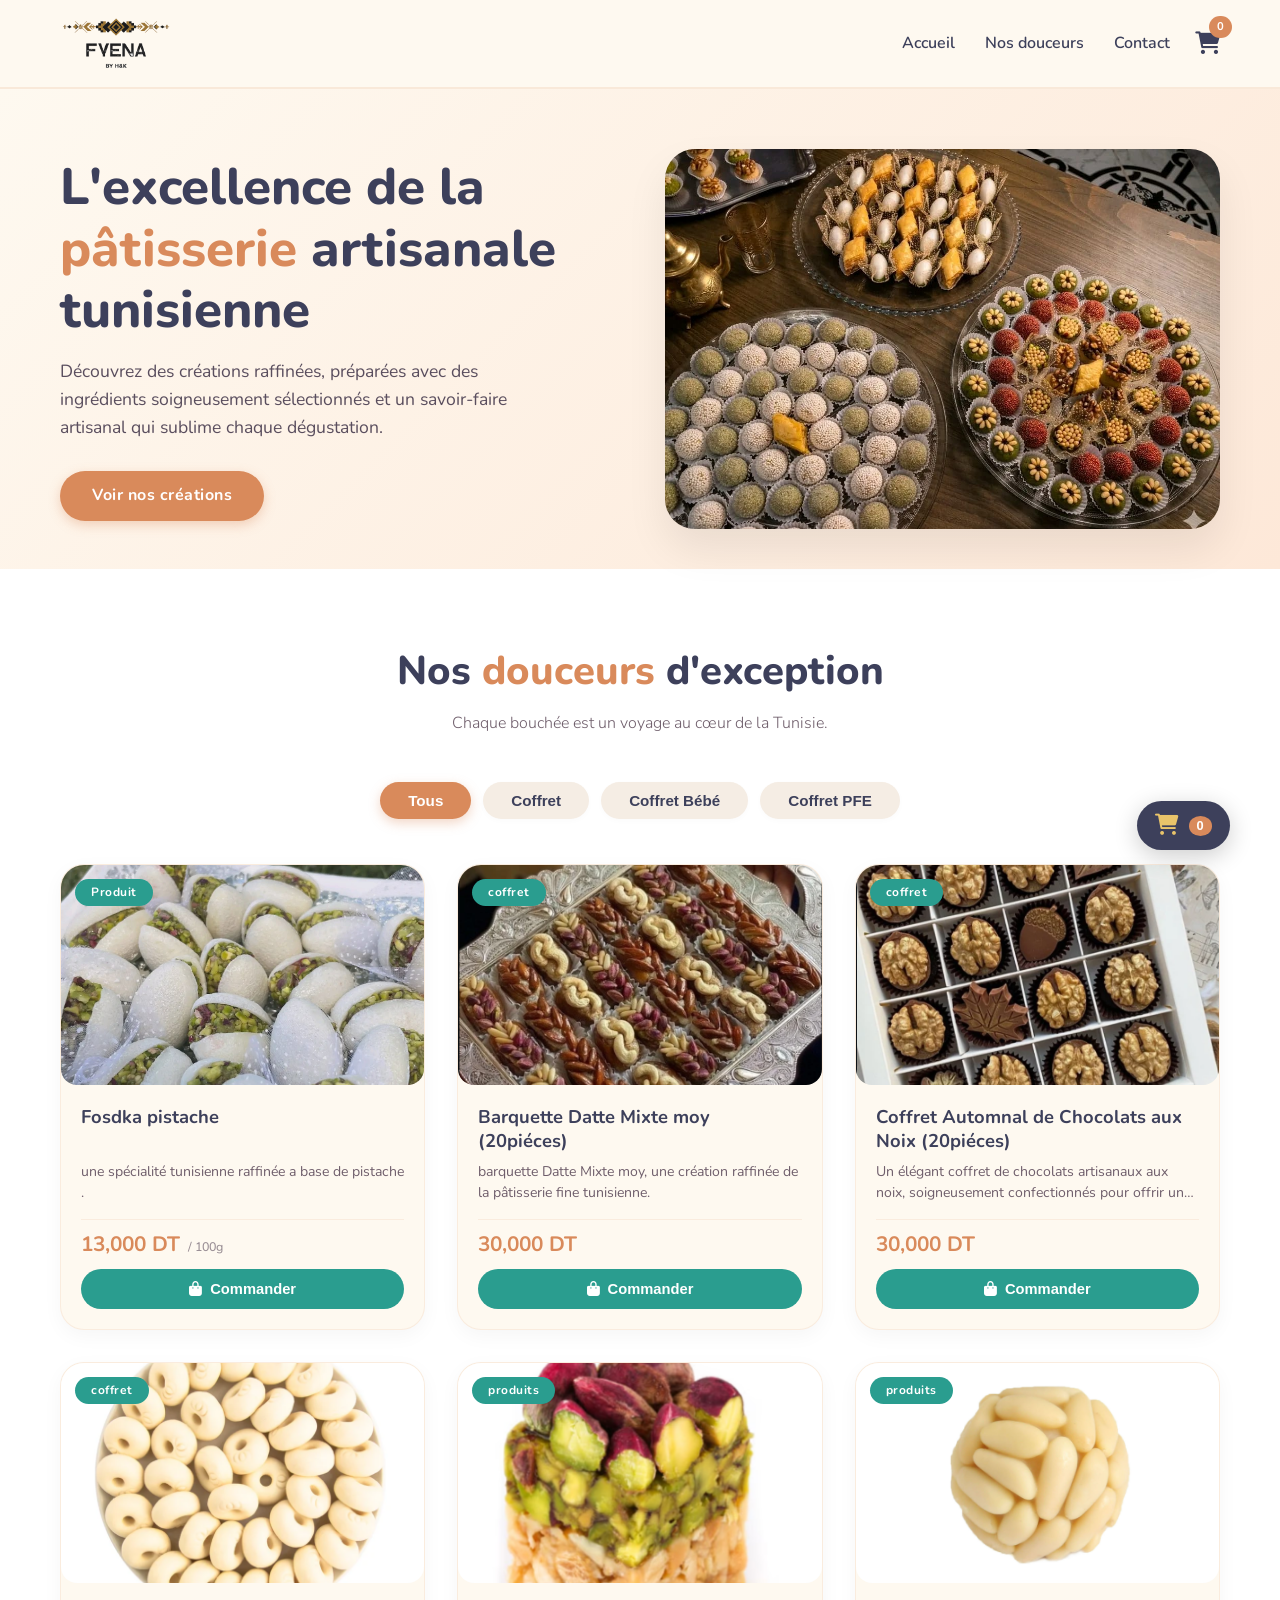
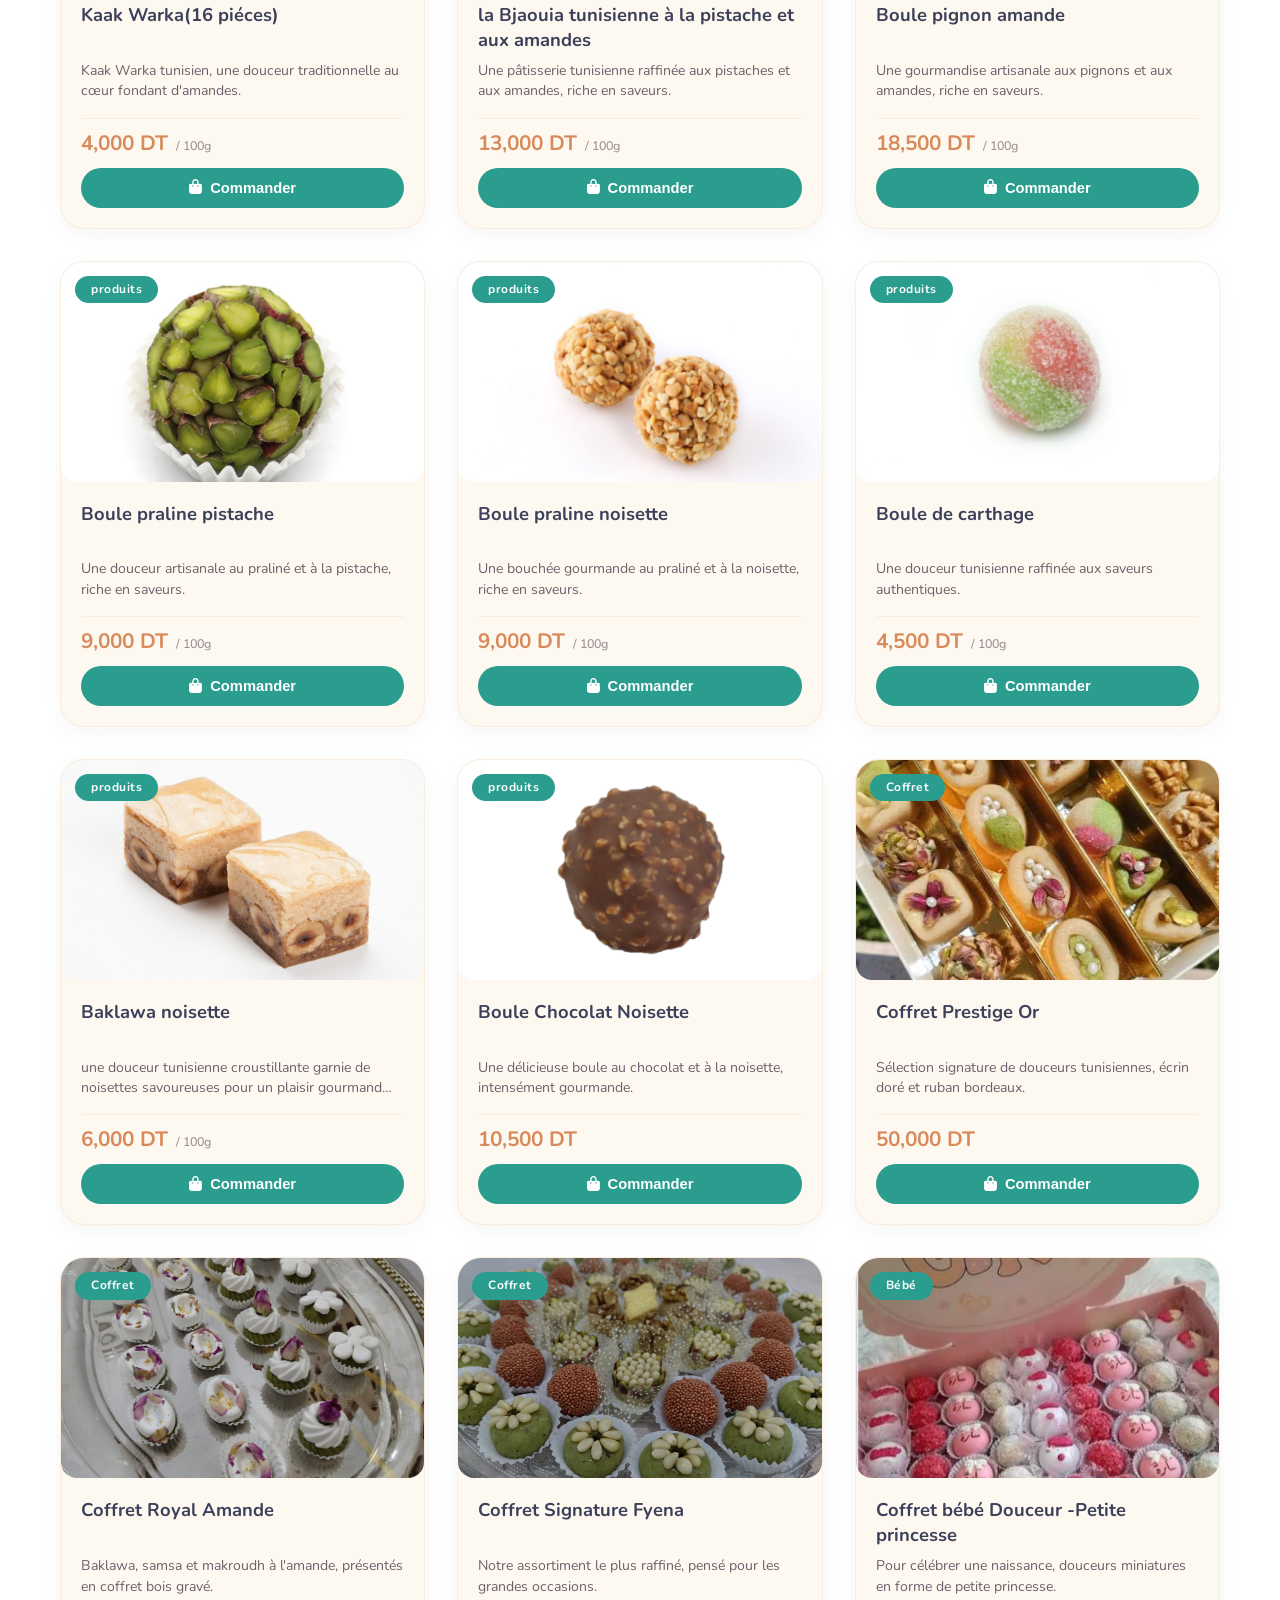
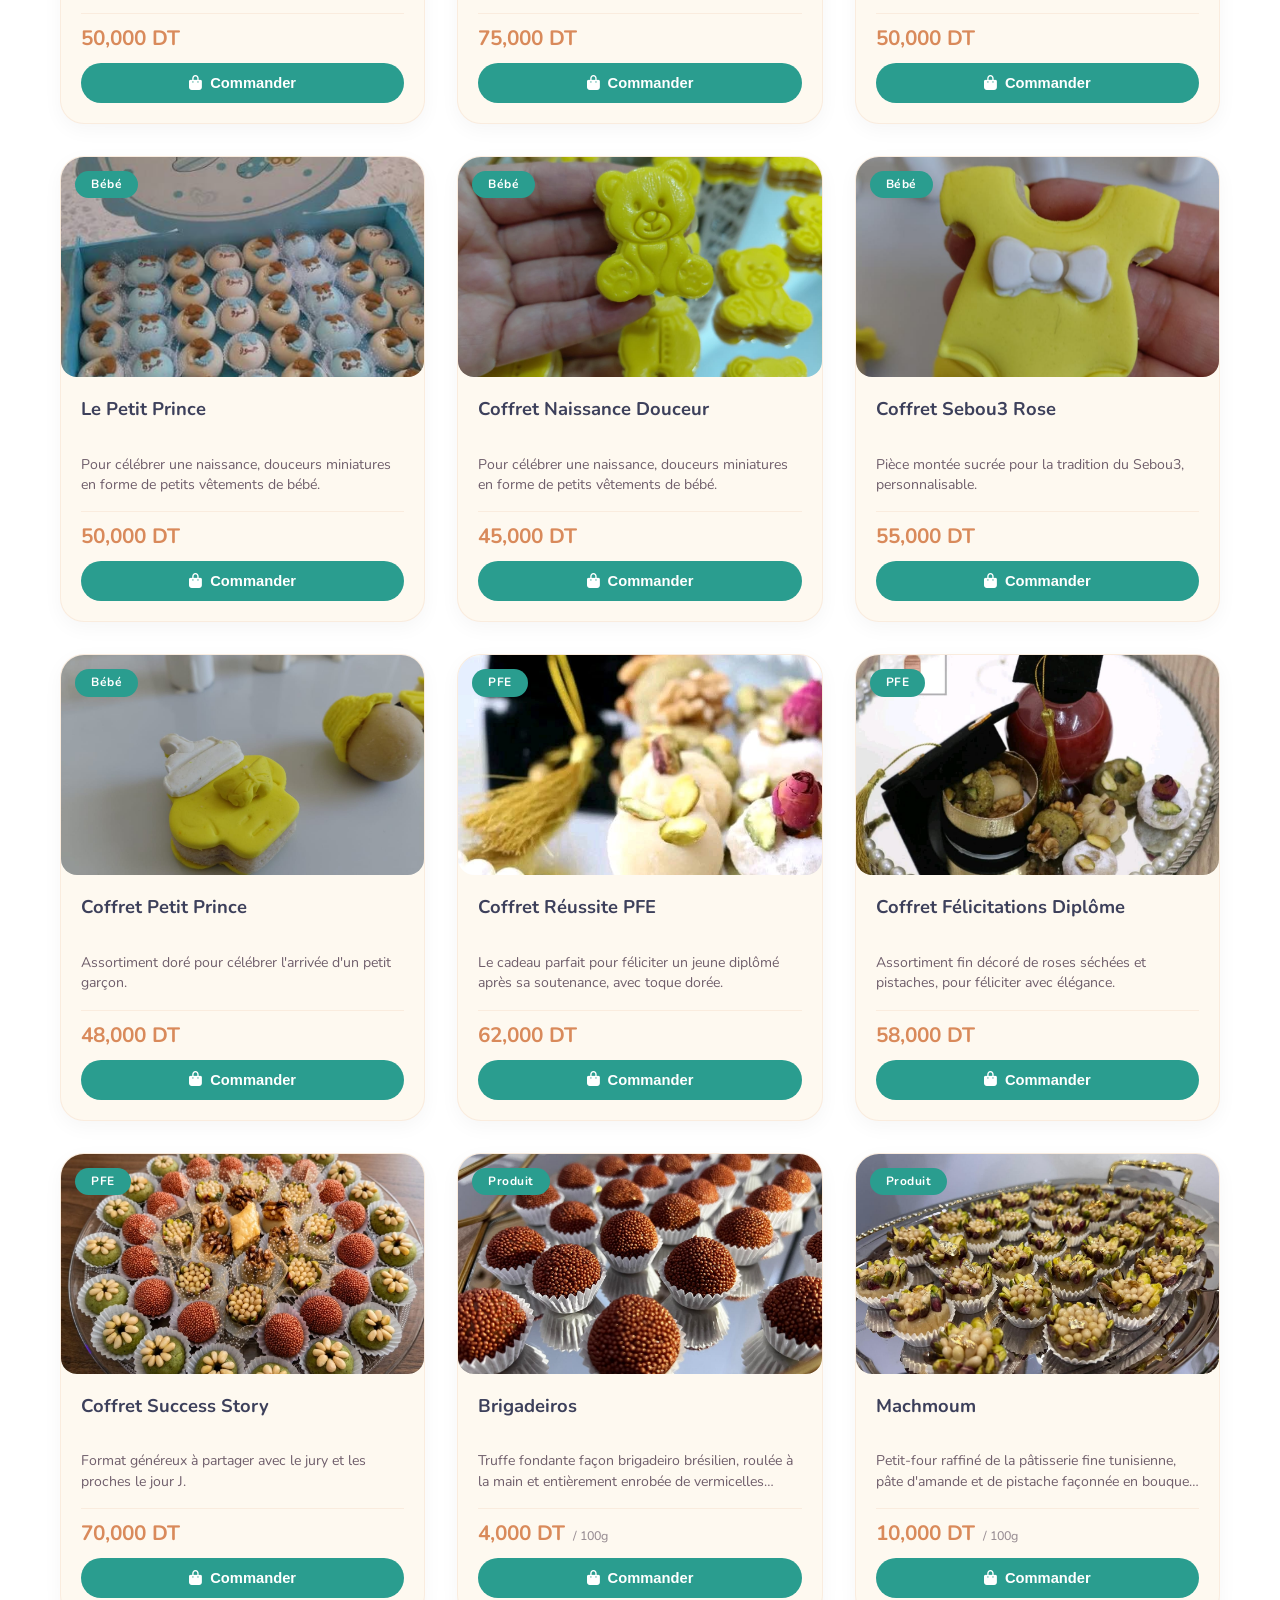
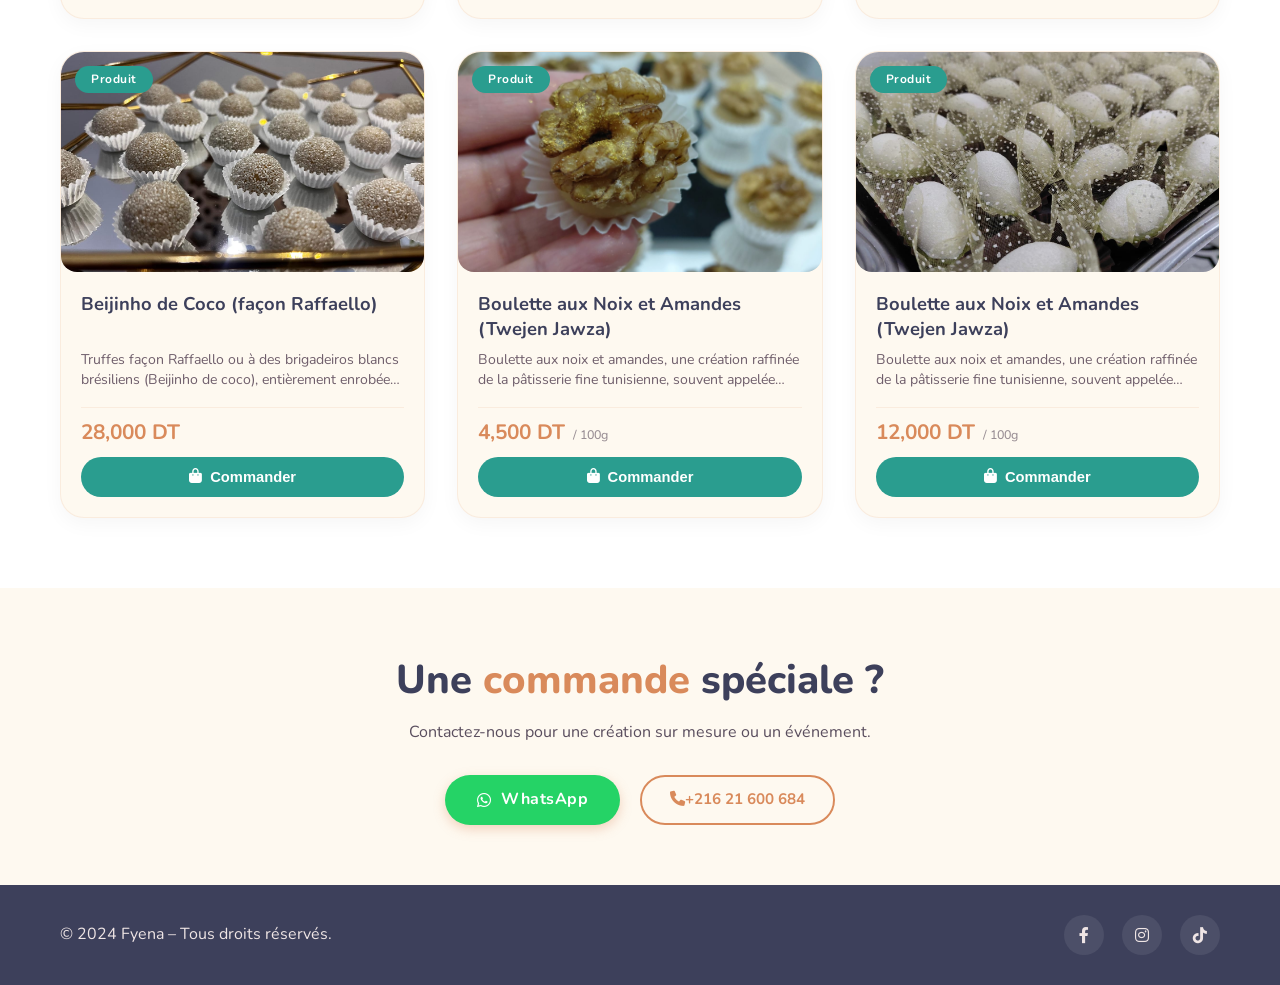
<file: index.html>
<!DOCTYPE html>
<html lang="fr">
<head>
  <meta charset="UTF-8" />
  <meta name="viewport" content="width=device-width, initial-scale=1.0" />
  <title>Fyena – Pâtisserie Tunisienne</title>

  <!-- Google Fonts -->
  <link rel="preconnect" href="https://fonts.googleapis.com" />
  <link rel="preconnect" href="https://fonts.gstatic.com" crossorigin />
  <link href="https://fonts.googleapis.com/css2?family=Nunito:wght@300;400;600;700;800&display=swap" rel="stylesheet" />
  <!-- Font Awesome -->
  <link rel="stylesheet" href="https://cdnjs.cloudflare.com/ajax/libs/font-awesome/6.0.0-beta3/css/all.min.css" />

  <!-- Feuille de style -->
  <link rel="stylesheet" href="style.css" />
</head>
<body>

  <!-- ===== HEADER ===== -->
  <header>
    <div class="container header-container">
      <div class="logo">
        <img src="Images/logo_trans.png" alt="Fyena" class="logo-img" />
      </div>
      <div class="nav-right">
        <nav>
          <ul class="nav-links">
            <li><a href="#accueil">Accueil</a></li>
            <li><a href="#produits">Nos douceurs</a></li>
            <li><a href="#contact">Contact</a></li>
          </ul>
          <div class="hamburger">
            <span></span>
            <span></span>
            <span></span>
          </div>
        </nav>
        <div class="nav-cart-icon" id="navCartIcon">
          <i class="fas fa-shopping-cart"></i>
          <span class="nav-cart-count" id="navCartCount">0</span>
        </div>
      </div>
    </div>
  </header>

  <!-- ===== HERO ===== -->
  <section id="accueil" class="hero">
    <div class="container hero-container">
      <div class="hero-text">
        <h1>L'excellence de la <span class="highlight">pâtisserie</span> artisanale tunisienne</h1>
        <p>Découvrez des créations raffinées, préparées avec des ingrédients soigneusement sélectionnés et un savoir-faire artisanal qui sublime chaque dégustation.</p>
        <a href="#produits" class="btn-primary">Voir nos créations</a>
      </div>
      <div class="hero-image">
        <img src="Images\image2.jpeg" alt="Assortiment tunisien" />
      </div>
    </div>
  </section>

  <!-- ===== PRODUITS ===== -->
  <section id="produits" class="products">
    <div class="container">
      <h2 class="section-title">Nos <span class="highlight">douceurs</span> d'exception</h2>
      <p class="section-subtitle">Chaque bouchée est un voyage au cœur de la Tunisie.</p>

      <!-- FILTRES -->
      <div class="filter-bar">
        <button class="filter-btn active" data-filter="all">Tous</button>
        <button class="filter-btn" data-filter="coffret">Coffret</button>
        <button class="filter-btn" data-filter="coffret-bebe">Coffret Bébé</button>
        <button class="filter-btn" data-filter="coffret-pfe">Coffret PFE</button>
      </div>

      <!-- Les cartes produits sont générées dynamiquement depuis products.json (script.js) -->
      <div class="product-grid" id="productGrid"></div>
    </div>
  </section>

  <!-- ===== CONTACT ===== -->
  <section id="contact" style="padding: 60px 0; background: #FEF9F0;">
    <div class="container" style="max-width: 800px; margin: 0 auto; text-align: center;">
      <h2 class="section-title">Une <span class="highlight">commande</span> spéciale ?</h2>
      <p style="margin-bottom: 30px; color: #5A4E5E;">Contactez-nous pour une création sur mesure ou un événement.</p>
      <div style="display: flex; justify-content: center; gap: 20px; flex-wrap: wrap;">
        <!-- Bouton WhatsApp (remplace l'email) -->
        <a href="https://wa.me/21621600684?text=Bonjour%2C%20je%20souhaite%20passer%20une%20commande%20sp%C3%A9ciale%20chez%20Fyena." target="_blank" class="btn-primary btn-whatsapp" style="display: inline-flex; align-items: center; gap: 10px;">
          <i class="fab fa-whatsapp"></i> WhatsApp
        </a>
        <a href="tel:+21621600684" class="btn-outline"><i class="fas fa-phone"></i>+216 21 600 684</a>
      </div>
    </div>
  </section>

  <!-- ===== FOOTER ===== -->
  <footer id="footer">
    <div class="container footer-container">
      <p>&copy; 2024 Fyena – Tous droits réservés.</p>
      <div class="social-links">
        <a href="#"><i class="fab fa-facebook-f"></i></a>
        <a href="https://www.instagram.com/fyena878/" target="_blank"><i class="fab fa-instagram"></i></a>
        <a href="#"><i class="fab fa-tiktok"></i></a>
      </div>
    </div>
  </footer>

  <!-- ===== PANIER FLOTTANT - VERSION COMPACTE ===== -->
  <button class="cart-float" id="cartFloat">
    <i class="fas fa-shopping-cart"></i>
    <span class="cart-count" id="floatCartCount">0</span>
  </button>

  <!-- ===== SIDEBAR PANIER ===== -->
  <div class="cart-overlay" id="cartOverlay">
    <div class="cart-sidebar">
      <div class="cart-header">
        <h3>🛒 Mon Panier</h3>
        <button id="closeCartBtn"><i class="fas fa-times"></i></button>
      </div>
      <div class="cart-items" id="cartItemsContainer">
        <p class="empty-msg">Votre panier est vide.</p>
      </div>
      <div class="cart-footer">
        <div class="cart-total">
          <span>Total</span>
          <span id="cartTotalPrice">0,000 DT</span>
        </div>
        <div class="cart-actions">
          <a href="#" id="whatsappOrderBtn" class="btn-primary btn-whatsapp" target="_blank">
            <i class="fab fa-whatsapp"></i> Commander sur WhatsApp
          </a>
          <a href="tel:+21621600684" class="btn-outline btn-call">
            <i class="fas fa-phone"></i>+216 21 600 684
          </a>
        </div>
      </div>
    </div>
  </div>

  <!-- ===== TOAST ===== -->
  <div class="toast" id="toast">Ajouté au panier !</div>

  <!-- Script principal -->
  <script src="script.js"></script>

</body>
</html>
</file>
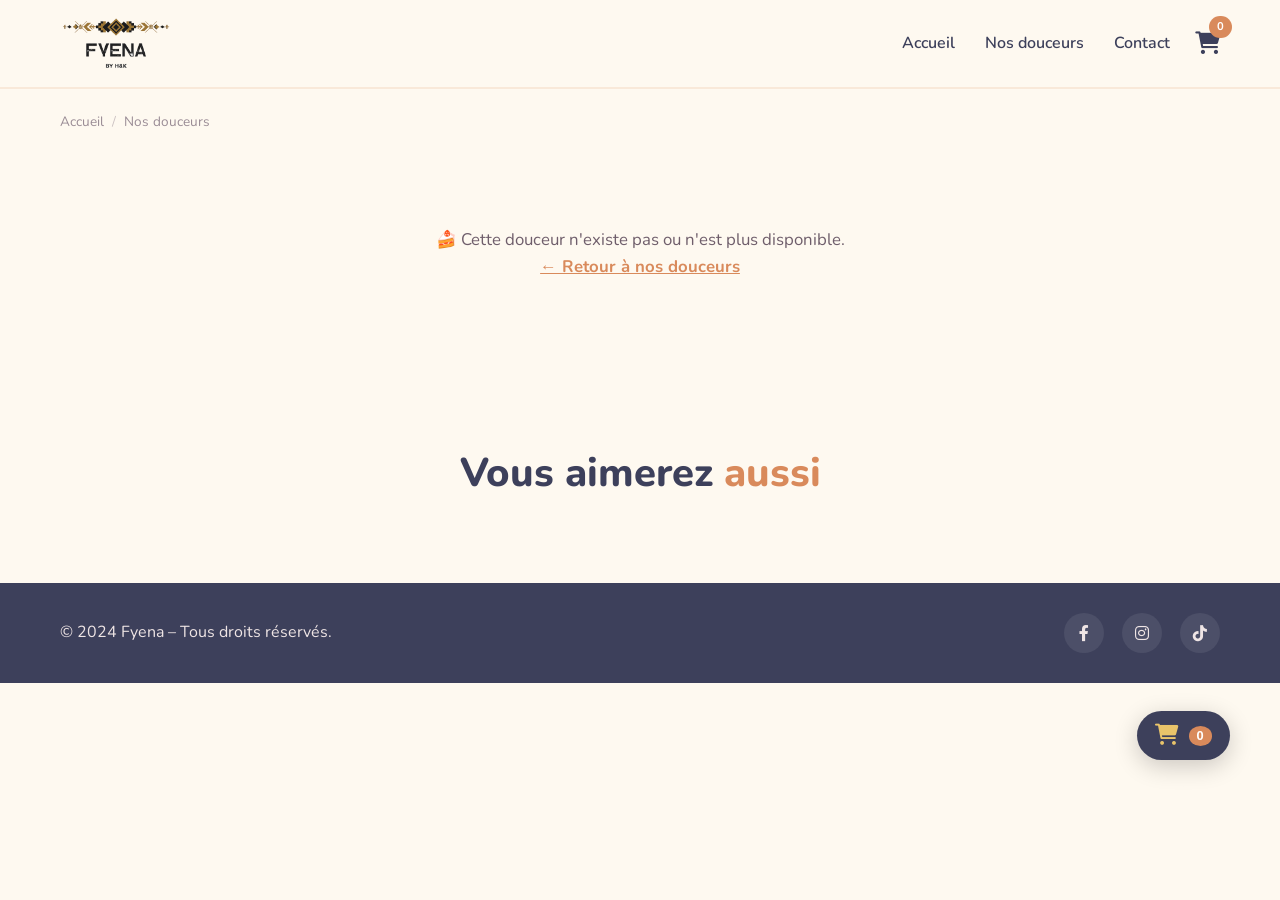
<file: product.html>
<!DOCTYPE html>
<html lang="fr">
<head>
  <meta charset="UTF-8" />
  <meta name="viewport" content="width=device-width, initial-scale=1.0" />
  <title>Fyena – Fiche produit</title>

  <!-- Google Fonts -->
  <link rel="preconnect" href="https://fonts.googleapis.com" />
  <link rel="preconnect" href="https://fonts.gstatic.com" crossorigin />
  <link href="https://fonts.googleapis.com/css2?family=Nunito:wght@300;400;600;700;800&family=Fraunces:ital,opsz,wght@0,9..144,500;0,9..144,600;1,9..144,500;1,9..144,600&display=swap" rel="stylesheet" />
  <!-- Font Awesome -->
  <link rel="stylesheet" href="https://cdnjs.cloudflare.com/ajax/libs/font-awesome/6.0.0-beta3/css/all.min.css" />

  <!-- Feuilles de style -->
  <link rel="stylesheet" href="style.css" />
  <link rel="stylesheet" href="product.css" />
</head>
<body>

  <!-- ===== HEADER ===== -->
  <header>
    <div class="container header-container">
      <div class="logo">
        <a href="index.html"><img src="Images/logo_trans.png" alt="Fyena" class="logo-img" /></a>
      </div>
      <div class="nav-right">
        <nav>
          <ul class="nav-links">
            <li><a href="index.html#accueil">Accueil</a></li>
            <li><a href="index.html#produits">Nos douceurs</a></li>
            <li><a href="index.html#contact">Contact</a></li>
          </ul>
          <div class="hamburger">
            <span></span>
            <span></span>
            <span></span>
          </div>
        </nav>
        <div class="nav-cart-icon" id="navCartIcon">
          <i class="fas fa-shopping-cart"></i>
          <span class="nav-cart-count" id="navCartCount">0</span>
        </div>
      </div>
    </div>
  </header>

  <main>
    <!-- ===== FIL D'ARIANE ===== -->
    <div class="container">
      <nav class="breadcrumb" id="breadcrumb" aria-label="Fil d'Ariane">
        <a href="index.html">Accueil</a>
        <span class="crumb-sep">/</span>
        <a href="index.html#produits">Nos douceurs</a>
      </nav>
    </div>

    <!-- ===== FICHE PRODUIT (généré par product.js) ===== -->
    <section class="product-detail" id="productDetail">
      <div class="detail-loading"><i class="fas fa-spinner fa-spin"></i> Chargement de la douceur…</div>
    </section>

    <!-- ===== PRODUITS SIMILAIRES ===== -->
    <section class="related-section" id="relatedSection">
      <div class="container">
        <h2 class="section-title">Vous aimerez <span class="highlight">aussi</span></h2>
        <div class="related-grid" id="relatedGrid"></div>
      </div>
    </section>
  </main>

  <!-- ===== FOOTER ===== -->
  <footer id="footer">
    <div class="container footer-container">
      <p>&copy; 2024 Fyena – Tous droits réservés.</p>
      <div class="social-links">
        <a href="#"><i class="fab fa-facebook-f"></i></a>
        <a href="https://www.instagram.com/fyena878/" target="_blank"><i class="fab fa-instagram"></i></a>
        <a href="#"><i class="fab fa-tiktok"></i></a>
      </div>
    </div>
  </footer>

  <!-- ===== PANIER FLOTTANT ===== -->
  <button class="cart-float" id="cartFloat">
    <i class="fas fa-shopping-cart"></i>
    <span class="cart-count" id="floatCartCount">0</span>
  </button>

  <!-- ===== SIDEBAR PANIER ===== -->
  <div class="cart-overlay" id="cartOverlay">
    <div class="cart-sidebar">
      <div class="cart-header">
        <h3>🛒 Mon Panier</h3>
        <button id="closeCartBtn"><i class="fas fa-times"></i></button>
      </div>
      <div class="cart-items" id="cartItemsContainer">
        <p class="empty-msg">Votre panier est vide.</p>
      </div>
      <div class="cart-footer">
        <div class="cart-total">
          <span>Total</span>
          <span id="cartTotalPrice">0,000 DT</span>
        </div>
        <div class="cart-actions">
          <a href="#" id="whatsappOrderBtn" class="btn-primary btn-whatsapp" target="_blank">
            <i class="fab fa-whatsapp"></i> Commander sur WhatsApp
          </a>
          <a href="tel:+21621600684" class="btn-outline btn-call">
            <i class="fas fa-phone"></i>+216 21 600 684
          </a>
        </div>
      </div>
    </div>
  </div>

  <!-- ===== TOAST ===== -->
  <div class="toast" id="toast">Ajouté au panier !</div>

  <!-- Scripts -->
  <script src="script.js"></script>
  <script src="product.js"></script>

</body>
</html>
</file>
<file: style.css>
/* ===== RESET & BASE ===== */
    * {
      margin: 0;
      padding: 0;
      box-sizing: border-box;
    }
    html {
      scroll-behavior: smooth;
    }
    body {
      font-family: 'Nunito', sans-serif;
      background: #FEF9F0;
      color: #3D405B;
      line-height: 1.6;
    }
    .container {
      max-width: 1200px;
      margin: 0 auto;
      padding: 0 20px;
    }
    a {
      text-decoration: none;
      color: inherit;
    }
    img {
      max-width: 100%;
      height: auto;
      display: block;
      border-radius: 16px;
    }

    /* ===== BOUTONS ===== */
    .btn-primary {
      display: inline-block;
      background: #D98A5B;
      color: #fff;
      padding: 12px 32px;
      border-radius: 50px;
      font-weight: 700;
      font-size: 1rem;
      border: none;
      cursor: pointer;
      transition: all 0.3s ease;
      box-shadow: 0 4px 12px rgba(217, 138, 91, 0.35);
      letter-spacing: 0.5px;
    }
    .btn-primary:hover {
      background: #C2784A;
      transform: translateY(-2px);
      box-shadow: 0 8px 20px rgba(217, 138, 91, 0.4);
    }
    .btn-outline {
      display: inline-block;
      background: transparent;
      color: #D98A5B;
      border: 2px solid #D98A5B;
      padding: 10px 28px;
      border-radius: 50px;
      font-weight: 700;
      font-size: 0.95rem;
      cursor: pointer;
      transition: all 0.3s ease;
      text-align: center;
    }
    .btn-outline:hover {
      background: #D98A5B;
      color: #fff;
    }
    .btn-whatsapp {
      background: #25D366;
      color: #fff;
      border: none;
    }
    .btn-whatsapp:hover {
      background: #1DA851;
      color: #fff;
    }
    .btn-call {
      background: transparent;
      color: #D98A5B;
      border: 2px solid #D98A5B;
      font-weight: 700;
    }
    .btn-call:hover {
      background: #D98A5B;
      color: #fff;
    }

    /* ===== HEADER ===== */
    header {
      background: rgba(254, 249, 240, 0.96);
      backdrop-filter: blur(8px);
      padding: 16px 0;
      position: sticky;
      top: 0;
      z-index: 100;
      border-bottom: 2px solid rgba(217, 138, 91, 0.15);
    }
    .header-container {
      display: flex;
      justify-content: space-between;
      align-items: center;
    }
    .logo {
      display: flex;
      align-items: center;
      gap: 8px;
      font-size: 1.8rem;
      font-weight: 800;
      color: #3D405B;
    }
    .logo-img {
      height: 55px;
      width: auto;
      max-width: 220px;
      object-fit: contain;
      display: block;
    }
    .nav-right {
      display: flex;
      align-items: center;
      gap: 25px;
    }
    .nav-links {
      display: flex;
      list-style: none;
      gap: 30px;
      font-weight: 600;
    }
    .nav-links a {
      position: relative;
      font-size: 1rem;
      color: #3D405B;
      transition: color 0.3s;
    }
    .nav-links a::after {
      content: '';
      position: absolute;
      bottom: -4px;
      left: 0;
      width: 0;
      height: 2.5px;
      background: #D98A5B;
      transition: width 0.3s;
    }
    .nav-links a:hover {
      color: #D98A5B;
    }
    .nav-links a:hover::after {
      width: 100%;
    }
    .nav-cart-icon {
      position: relative;
      font-size: 1.4rem;
      color: #3D405B;
      cursor: pointer;
      transition: color 0.3s;
    }
    .nav-cart-icon:hover {
      color: #D98A5B;
    }
    .nav-cart-count {
      position: absolute;
      top: -10px;
      right: -12px;
      background: #D98A5B;
      color: #fff;
      font-size: 0.7rem;
      font-weight: 700;
      padding: 2px 8px;
      border-radius: 50px;
      min-width: 20px;
      text-align: center;
    }
    .hamburger {
      display: none;
      flex-direction: column;
      gap: 5px;
      cursor: pointer;
    }
    .hamburger span {
      width: 28px;
      height: 3px;
      background: #3D405B;
      border-radius: 4px;
      transition: 0.3s;
    }

    /* ===== HERO ===== */
    .hero {
      padding: 60px 0 40px;
      background: linear-gradient(135deg, #FEF9F0 0%, #FDE8D8 100%);
    }
    .hero-container {
      display: grid;
      grid-template-columns: 1fr 1fr;
      gap: 50px;
      align-items: center;
    }
    .hero-text h1 {
      font-size: 3.2rem;
      font-weight: 800;
      line-height: 1.2;
      margin-bottom: 15px;
    }
    .hero-text h1 .highlight {
      color: #D98A5B;
    }
    .hero-text p {
      font-size: 1.1rem;
      color: #5A4E5E;
      margin-bottom: 30px;
      max-width: 450px;
    }
    .hero-image img {
      width: 100%;
      height: 380px;
      object-fit: cover;
      border-radius: 30px;
      box-shadow: 0 20px 40px rgba(0, 0, 0, 0.08);
    }

    /* ===== PRODUITS ===== */
    .products {
      padding: 70px 0;
      background: #fff;
    }
    .section-title {
      text-align: center;
      font-size: 2.5rem;
      font-weight: 800;
      margin-bottom: 8px;
    }
    .section-title .highlight {
      color: #D98A5B;
    }
    .section-subtitle {
      text-align: center;
      font-weight: 300;
      color: #6F5E6B;
      margin-bottom: 45px;
    }

    /* ===== FILTRES ===== */
    .filter-bar {
      display: flex;
      flex-wrap: wrap;
      justify-content: center;
      gap: 12px;
      margin-bottom: 45px;
    }
    .filter-btn {
      background: #F5EDE4;
      color: #3D405B;
      border: none;
      padding: 10px 28px;
      border-radius: 50px;
      font-weight: 700;
      font-size: 0.95rem;
      cursor: pointer;
      transition: all 0.25s;
      box-shadow: 0 2px 6px rgba(0, 0, 0, 0.02);
    }
    .filter-btn:hover {
      background: #E8DCD0;
      transform: translateY(-2px);
    }
    .filter-btn.active {
      background: #D98A5B;
      color: #fff;
      box-shadow: 0 4px 12px rgba(217, 138, 91, 0.35);
    }

    .product-grid {
      display: grid;
      grid-template-columns: repeat(auto-fit, minmax(270px, 1fr));
      gap: 32px;
    }

    .product-card {
      background: #FEF9F0;
      border-radius: 24px;
      overflow: hidden;
      box-shadow: 0 6px 20px rgba(0, 0, 0, 0.04);
      transition: all 0.3s ease;
      border: 1px solid rgba(217, 138, 91, 0.12);
      opacity: 1;
      transform: scale(1);
      transition: opacity 0.4s ease, transform 0.4s ease, box-shadow 0.3s ease;
      display: flex;
      flex-direction: column;
      height: 100%;
    }
    .product-card.hidden {
      display: none;
      opacity: 0;
      transform: scale(0.9);
      pointer-events: none;
    }
    .product-card:hover {
      transform: translateY(-8px);
      box-shadow: 0 20px 40px rgba(217, 138, 91, 0.12);
      border-color: #D98A5B;
    }
    .product-image {
      position: relative;
      overflow: hidden;
      height: 220px;
    }
    .product-image img {
      width: 100%;
      height: 100%;
      object-fit: cover;
      transition: transform 0.4s;
    }
    .product-card:hover .product-image img {
      transform: scale(1.04);
    }
    .product-badge {
      position: absolute;
      top: 14px;
      left: 14px;
      background: #2A9D8F;
      color: #fff;
      padding: 4px 16px;
      border-radius: 50px;
      font-size: 0.75rem;
      font-weight: 700;
      letter-spacing: 0.5px;
    }
    .product-link {
      display: block;
    }
    .product-title-link {
      color: inherit;
      text-decoration: none;
      transition: color 0.2s;
    }
    .product-title-link:hover {
      color: #D98A5B;
      text-decoration: underline;
    }
    .product-info {
      padding: 20px 20px 20px;
      display: flex;
      flex-direction: column;
      flex: 1;
    }
    .product-info h3 {
      font-size: 1.15rem;
      font-weight: 700;
      margin-bottom: 8px;
      display: -webkit-box;
      -webkit-line-clamp: 2;
      -webkit-box-orient: vertical;
      overflow: hidden;
      line-height: 1.35;
      min-height: calc(1.35em * 2);
    }
    .product-info p {
      font-size: 0.88rem;
      color: #6F5E6B;
      margin-bottom: 16px;
      display: -webkit-box;
      -webkit-line-clamp: 2;
      -webkit-box-orient: vertical;
      overflow: hidden;
      line-height: 1.45;
      min-height: calc(1.45em * 2);
    }
    .product-footer {
      display: flex;
      flex-direction: column;
      align-items: stretch;
      gap: 12px;
      margin-top: auto;
      padding-top: 12px;
      border-top: 1px solid rgba(217, 138, 91, 0.12);
    }
    .product-price {
      font-weight: 700;
      font-size: 1.3rem;
      color: #D98A5B;
      line-height: 1.2;
    }
    .product-price .price-unit {
      font-weight: 500;
      font-size: 0.78rem;
      color: #9a8f95;
      margin-left: 2px;
    }
    .btn-order {
      background: #2A9D8F;
      color: #fff;
      border: none;
      padding: 12px 20px;
      border-radius: 50px;
      font-weight: 700;
      font-size: 0.92rem;
      cursor: pointer;
      transition: all 0.25s;
      display: flex;
      align-items: center;
      justify-content: center;
      gap: 8px;
      width: 100%;
    }
    .btn-order:hover {
      background: #21867A;
      transform: translateY(-2px);
      box-shadow: 0 8px 18px rgba(42, 157, 143, 0.3);
    }
    .btn-order:active {
      transform: translateY(0);
    }

    /* ===== PANIER FLOTTANT - VERSION COMPACTE ===== */
    .cart-float {
      position: fixed;
      bottom: 30px;
      right: 30px;
      background: #3D405B;
      color: #fff;
      padding: 14px 18px;
      border-radius: 50px;
      box-shadow: 0 6px 25px rgba(0, 0, 0, 0.2);
      display: flex;
      align-items: center;
      gap: 10px;
      font-weight: 700;
      cursor: pointer;
      transition: all 0.3s cubic-bezier(0.22, 1, 0.36, 1);
      z-index: 200;
      border: none;
      margin: 0 20px 20px 0;
      letter-spacing: 0.3px;
      min-width: 56px;
      justify-content: center;
    }
    .cart-float:hover {
      transform: scale(1.06) translateY(-3px);
      background: #2A2D3E;
      box-shadow: 0 10px 30px rgba(0, 0, 0, 0.3);
    }
    .cart-float i {
      font-size: 1.3rem;
      color: #E9C46A;
    }
    .cart-float .cart-count {
      background: #D98A5B;
      border-radius: 50%;
      padding: 1px 8px;
      font-size: 0.8rem;
      font-weight: 700;
      min-width: 20px;
      text-align: center;
      line-height: 1.4;
    }
    .cart-float.scrolled-up {
      bottom: 120px !important;
    }

    /* ===== SIDEBAR PANIER ===== */
    .cart-overlay {
      position: fixed;
      top: 0;
      left: 0;
      width: 100%;
      height: 100%;
      background: rgba(0, 0, 0, 0.5);
      z-index: 500;
      visibility: hidden;
      opacity: 0;
      transition: opacity 0.3s ease, visibility 0.3s ease;
    }
    .cart-overlay.active {
      visibility: visible;
      opacity: 1;
    }
    .cart-sidebar {
      position: fixed;
      top: 0;
      right: -450px;
      width: 420px;
      max-width: 100%;
      height: 100%;
      background: #FEF9F0;
      box-shadow: -10px 0 30px rgba(0, 0, 0, 0.1);
      z-index: 600;
      transition: right 0.4s cubic-bezier(0.22, 1, 0.36, 1);
      display: flex;
      flex-direction: column;
      padding: 0;
    }
    .cart-overlay.active .cart-sidebar {
      right: 0;
    }
    .cart-header {
      display: flex;
      justify-content: space-between;
      align-items: center;
      padding: 25px 30px;
      border-bottom: 1px solid rgba(217, 138, 91, 0.2);
      background: #fff;
      border-radius: 0 0 20px 20px;
    }
    .cart-header h3 {
      font-size: 1.6rem;
      font-weight: 800;
    }
    .cart-header button {
      background: none;
      border: none;
      font-size: 1.8rem;
      cursor: pointer;
      color: #3D405B;
      transition: 0.2s;
    }
    .cart-header button:hover {
      color: #D98A5B;
      transform: rotate(90deg);
    }

    .cart-items {
      flex: 1;
      overflow-y: auto;
      padding: 20px 30px;
    }
    .cart-items .empty-msg {
      text-align: center;
      color: #6F5E6B;
      margin-top: 40px;
      font-size: 1.1rem;
    }
    .cart-item {
      display: flex;
      align-items: center;
      gap: 15px;
      padding: 12px 0;
      border-bottom: 1px solid rgba(0, 0, 0, 0.04);
    }
    .cart-item-img {
      width: 60px;
      height: 60px;
      border-radius: 12px;
      object-fit: cover;
      flex-shrink: 0;
    }
    .cart-item-info {
      flex: 1;
    }
    .cart-item-info h4 {
      font-size: 1rem;
      margin-bottom: 2px;
    }
    .cart-item-info span {
      font-size: 0.8rem;
      color: #6F5E6B;
    }
    .cart-item-actions {
      display: flex;
      align-items: center;
      gap: 12px;
    }
    .cart-item-qty {
      display: flex;
      align-items: center;
      gap: 8px;
    }
    .cart-item-qty button {
      background: #F5EDE4;
      border: none;
      border-radius: 50%;
      width: 28px;
      height: 28px;
      font-weight: 700;
      font-size: 1rem;
      cursor: pointer;
      transition: 0.2s;
    }
    .cart-item-qty button:hover {
      background: #D98A5B;
      color: #fff;
    }
    .cart-item-qty span {
      font-weight: 700;
      min-width: 20px;
      text-align: center;
    }
    .cart-item-price {
      font-weight: 700;
      color: #D98A5B;
    }

    .cart-footer {
      padding: 25px 30px 30px;
      border-top: 1px solid rgba(217, 138, 91, 0.2);
      background: #fff;
      border-radius: 20px 20px 0 0;
    }
    .cart-total {
      display: flex;
      justify-content: space-between;
      font-size: 1.3rem;
      font-weight: 800;
      margin-bottom: 20px;
    }
    .cart-actions {
      display: flex;
      flex-direction: column;
      gap: 12px;
    }
    .cart-actions .btn-primary,
    .cart-actions .btn-outline,
    .cart-actions .btn-call {
      width: 100%;
      text-align: center;
      display: flex;
      align-items: center;
      justify-content: center;
      gap: 10px;
      padding: 14px;
      font-size: 1rem;
    }

    /* ===== TOAST ===== */
    .toast {
      position: fixed;
      bottom: 120px;
      right: 30px;
      background: #2A9D8F;
      color: #fff;
      padding: 14px 28px;
      border-radius: 50px;
      box-shadow: 0 8px 25px rgba(42, 157, 143, 0.3);
      font-weight: 600;
      transform: translateY(80px);
      opacity: 0;
      transition: all 0.4s ease;
      z-index: 400;
      pointer-events: none;
    }
    .toast.show {
      transform: translateY(0);
      opacity: 1;
    }

    /* ===== FOOTER ===== */
    footer {
      background: #3D405B;
      color: #EFE5E5;
      padding: 30px 0;
      text-align: center;
      position: relative;
      z-index: 10;
    }
    .footer-container {
      display: flex;
      justify-content: space-between;
      align-items: center;
      flex-wrap: wrap;
      gap: 20px;
    }
    .social-links {
      display: flex;
      gap: 18px;
    }
    .social-links a {
      display: inline-flex;
      align-items: center;
      justify-content: center;
      width: 40px;
      height: 40px;
      background: rgba(255, 255, 255, 0.08);
      border-radius: 50%;
      transition: 0.3s;
      color: #EFE5E5;
    }
    .social-links a:hover {
      background: #D98A5B;
      color: #3D405B;
      transform: translateY(-3px);
    }

    /* ===== RESPONSIVE ===== */
    @media (max-width: 992px) {
      .hero-container {
        grid-template-columns: 1fr;
        text-align: center;
      }
      .hero-text p {
        margin-left: auto;
        margin-right: auto;
      }
      .hero-image img {
        height: 280px;
      }
    }
    @media (max-width: 768px) {
      .nav-links {
        display: none;
        flex-direction: column;
        background: #FEF9F0;
        position: absolute;
        top: 70px;
        left: 0;
        width: 100%;
        padding: 30px 20px;
        gap: 18px;
        box-shadow: 0 10px 30px rgba(0, 0, 0, 0.04);
        border-bottom: 1px solid rgba(217, 138, 91, 0.15);
      }
      .nav-links.active {
        display: flex;
      }
      .hamburger {
        display: flex;
      }
      .hamburger.active span:nth-child(1) {
        transform: rotate(45deg) translate(5px, 5px);
      }
      .hamburger.active span:nth-child(2) {
        opacity: 0;
      }
      .hamburger.active span:nth-child(3) {
        transform: rotate(-45deg) translate(5px, -5px);
      }
      .product-grid {
        grid-template-columns: 1fr 1fr;
      }
      .footer-container {
        flex-direction: column;
        text-align: center;
      }
      .cart-sidebar {
        width: 100%;
        right: -100%;
      }
      .cart-float {
        bottom: 20px;
        right: 15px;
        padding: 12px 14px;
        margin: 0 10px 10px 0;
        min-width: 48px;
      }
      .cart-float i {
        font-size: 1.1rem;
      }
      .cart-float .cart-count {
        font-size: 0.7rem;
        padding: 1px 6px;
        min-width: 18px;
      }
    }
    @media (max-width: 480px) {
      .logo-img {
        height: 42px;
        max-width: 160px;
      }
      .product-grid {
        grid-template-columns: 1fr;
      }
      .hero-text h1 {
        font-size: 2.4rem;
      }
      .section-title {
        font-size: 2rem;
      }
      .filter-bar {
        gap: 8px;
      }
      .filter-btn {
        padding: 8px 18px;
        font-size: 0.85rem;
      }
    }
</file>
<file: product.css>
/* =====================================================
   FYENA — FICHE PRODUIT
   Palette héritée du site (crème / terracotta / sarcelle)
   + deux accents propres à cette page : bordeaux (le sceau)
   et pistache (les mentions "atelier").
===================================================== */

:root {
  --ink: #3D405B;
  --ink-soft: rgba(61, 64, 91, 0.35);
  --cream: #FEF9F0;
  --terracotta: #D98A5B;
  --teal: #2A9D8F;
  --bordeaux: #8C3E4A;
  --pistachio: #7C9473;
  --muted: #6F5E6B;
}

/* ===== FIL D'ARIANE ===== */
.breadcrumb {
  display: flex;
  flex-wrap: wrap;
  gap: 8px;
  align-items: center;
  padding: 22px 0 4px;
  font-size: 0.85rem;
  color: #9a8c95;
}
.breadcrumb a { color: #9a8c95; transition: color 0.2s; }
.breadcrumb a:hover { color: var(--terracotta); }
.crumb-sep { opacity: 0.5; }
.crumb-current { color: var(--ink); font-weight: 700; }

/* ===== ETAT DE CHARGEMENT / ERREUR ===== */
.detail-loading, .detail-error {
  text-align: center;
  padding: 80px 20px;
  color: var(--muted);
  font-size: 1.05rem;
}
.detail-error a { color: var(--terracotta); font-weight: 700; text-decoration: underline; }

/* ===== MISE EN PAGE PRINCIPALE ===== */
.product-detail { padding: 10px 0 60px; }

.detail-grid {
  display: grid;
  grid-template-columns: minmax(0, 1fr) minmax(0, 1fr);
  gap: 64px;
  align-items: start;
}
@media (max-width: 900px) {
  .detail-grid { grid-template-columns: 1fr; gap: 40px; }
}

/* ===== COLONNE PHOTO ===== */
.detail-photo-wrap {
  position: relative;
  padding: 18px;
}
.detail-photo-halo {
  position: absolute;
  inset: -8% -12%;
  background: radial-gradient(ellipse at 48% 42%, rgba(217, 138, 91, 0.18), rgba(217, 138, 91, 0) 68%);
  z-index: 0;
  pointer-events: none;
}
.detail-photo {
  position: relative;
  z-index: 1;
  border-radius: 28px;
  overflow: hidden;
  aspect-ratio: 1 / 1;
  box-shadow: 0 26px 54px rgba(61, 64, 91, 0.16);
  border: 1px solid rgba(217, 138, 91, 0.15);
}
.detail-photo img {
  width: 100%;
  height: 100%;
  object-fit: cover;
  display: block;
}

/* Le sceau d'atelier — signature de la page */
.stamp-badge {
  position: absolute;
  z-index: 2;
  width: 116px;
  height: 116px;
  left: -6px;
  bottom: -6px;
  transform: rotate(-10deg);
  filter: drop-shadow(0 8px 16px rgba(61, 64, 91, 0.25));
}
.stamp-svg { width: 100%; height: 100%; }
.stamp-ring { fill: none; stroke: var(--bordeaux); stroke-width: 1.4; stroke-dasharray: 2.6 4; }
.stamp-face { fill: #FFFDF7; stroke: var(--bordeaux); stroke-width: 1; }
.stamp-text {
  font-family: 'Nunito', sans-serif;
  font-weight: 800;
  font-size: 9.5px;
  letter-spacing: 2px;
  fill: var(--bordeaux);
}
.stamp-brand {
  font-family: 'Fraunces', serif;
  font-style: italic;
  font-weight: 600;
  font-size: 18px;
  fill: var(--bordeaux);
}
.stamp-sub {
  font-family: 'Nunito', sans-serif;
  font-weight: 700;
  font-size: 6.6px;
  letter-spacing: 2.5px;
  fill: var(--terracotta);
}

/* ===== COLONNE INFO ===== */
.detail-info { padding-top: 6px; }

.detail-eyebrow {
  display: inline-flex;
  align-items: center;
  gap: 9px;
  font-size: 0.78rem;
  font-weight: 800;
  letter-spacing: 2.2px;
  text-transform: uppercase;
  color: var(--teal);
  margin-bottom: 12px;
}
.detail-eyebrow::before {
  content: '';
  width: 22px;
  height: 2px;
  background: var(--teal);
  display: inline-block;
}

.detail-title {
  font-family: 'Fraunces', serif;
  font-style: italic;
  font-weight: 600;
  font-size: clamp(1.9rem, 3vw, 2.6rem);
  line-height: 1.15;
  color: var(--ink);
  margin-bottom: 20px;
}

.detail-desc {
  font-size: 1.02rem;
  line-height: 1.8;
  color: var(--muted);
  max-width: 54ch;
  margin-bottom: 28px;
}

/* Étiquette prix façon ticket perforé */
.price-ticket {
  display: inline-flex;
  align-items: baseline;
  gap: 6px;
  background: #fff;
  border: 1.5px dashed var(--ink-soft);
  border-radius: 12px;
  padding: 14px 24px;
  position: relative;
  margin-bottom: 24px;
}
.price-ticket::before,
.price-ticket::after {
  content: '';
  position: absolute;
  top: 50%;
  width: 18px;
  height: 18px;
  background: var(--cream);
  border-radius: 50%;
  transform: translateY(-50%);
  border: 1.5px dashed transparent;
}
.price-ticket::before { left: -10px; }
.price-ticket::after { right: -10px; }
.price-ticket .amount {
  font-family: 'Fraunces', serif;
  font-weight: 600;
  font-size: 1.9rem;
  color: var(--terracotta);
}
.price-ticket .unit {
  font-size: 0.85rem;
  color: var(--muted);
  font-weight: 700;
}

/* Sélecteur de quantité + actions */
.detail-actions {
  display: flex;
  align-items: center;
  gap: 16px;
  flex-wrap: wrap;
  margin-bottom: 18px;
}
.qty-stepper {
  display: inline-flex;
  align-items: center;
  border: 2px solid var(--ink);
  border-radius: 50px;
  overflow: hidden;
}
.qty-stepper button {
  width: 40px;
  height: 40px;
  background: transparent;
  border: none;
  font-size: 1.2rem;
  font-weight: 700;
  color: var(--ink);
  cursor: pointer;
  transition: background 0.2s;
}
.qty-stepper button:hover { background: rgba(61, 64, 91, 0.08); }
.qty-stepper button:disabled { opacity: 0.35; cursor: not-allowed; }
.qty-value {
  min-width: 36px;
  text-align: center;
  font-weight: 800;
  color: var(--ink);
}

.btn-add-detail {
  background: var(--teal);
  color: #fff;
  border: none;
  padding: 13px 28px;
  border-radius: 50px;
  font-weight: 700;
  font-size: 0.98rem;
  cursor: pointer;
  display: inline-flex;
  align-items: center;
  gap: 10px;
  transition: all 0.25s;
  box-shadow: 0 8px 20px rgba(42, 157, 143, 0.3);
}
.btn-add-detail:hover { background: #21867A; transform: translateY(-2px); }

.detail-secondary-actions { margin-bottom: 26px; }
.detail-secondary-actions a {
  font-size: 0.9rem;
  font-weight: 700;
  color: var(--muted);
  display: inline-flex;
  align-items: center;
  gap: 8px;
  border-bottom: 1px solid transparent;
  transition: all 0.2s;
}
.detail-secondary-actions a i { color: #25D366; }
.detail-secondary-actions a:hover { color: var(--ink); border-color: var(--ink-soft); }

/* Petites mentions "atelier" en tickets pointillés */
.trust-row {
  display: flex;
  gap: 18px;
  flex-wrap: wrap;
  padding-top: 20px;
  border-top: 1px dashed rgba(61, 64, 91, 0.18);
}
.trust-chip {
  font-size: 0.8rem;
  font-weight: 700;
  color: var(--ink);
  display: inline-flex;
  align-items: center;
  gap: 7px;
}
.trust-chip i { color: var(--pistachio); font-size: 0.85rem; }

/* ===== ACCORDÉON ===== */
.detail-accordion {
  max-width: 720px;
  margin: 54px auto 0;
  border-top: 1px solid rgba(61, 64, 91, 0.14);
}
.acc-item { border-bottom: 1px solid rgba(61, 64, 91, 0.14); }
.acc-item summary {
  cursor: pointer;
  padding: 19px 2px;
  font-family: 'Fraunces', serif;
  font-weight: 600;
  font-style: italic;
  font-size: 1.08rem;
  color: var(--ink);
  display: flex;
  justify-content: space-between;
  align-items: center;
  list-style: none;
}
.acc-item summary::-webkit-details-marker { display: none; }
.acc-item summary::after {
  content: '+';
  font-family: 'Nunito', sans-serif;
  font-style: normal;
  font-size: 1.4rem;
  font-weight: 400;
  color: var(--terracotta);
  transition: transform 0.25s;
  margin-left: 12px;
}
.acc-item[open] summary::after { transform: rotate(45deg); }
.acc-body {
  padding: 0 2px 22px;
  color: var(--muted);
  font-size: 0.96rem;
  line-height: 1.75;
  max-width: 66ch;
}

/* ===== PRODUITS SIMILAIRES ===== */
.related-section { padding: 20px 0 70px; }
.related-grid {
  display: grid;
  grid-template-columns: repeat(auto-fit, minmax(230px, 1fr));
  gap: 26px;
}

/* ===== BARRE FLOTTANTE MOBILE ===== */
.mobile-order-bar {
  position: fixed;
  left: 0;
  right: 0;
  bottom: 0;
  background: #fff;
  border-top: 1px solid rgba(61, 64, 91, 0.14);
  padding: 12px 18px;
  align-items: center;
  justify-content: space-between;
  gap: 14px;
  z-index: 150;
  box-shadow: 0 -10px 24px rgba(0, 0, 0, 0.08);
  display: none;
  transform: translateY(100%);
  transition: transform 0.3s ease;
}
.mobile-order-bar.show { transform: translateY(0); }
.mobile-order-bar .mob-price {
  font-family: 'Fraunces', serif;
  font-weight: 600;
  color: var(--terracotta);
  font-size: 1.15rem;
  white-space: nowrap;
}
.mobile-order-bar button {
  background: var(--teal);
  color: #fff;
  border: none;
  padding: 12px 22px;
  border-radius: 50px;
  font-weight: 700;
  flex: 1;
  max-width: 220px;
}
@media (max-width: 640px) {
  .mobile-order-bar { display: flex; }
  body { padding-bottom: 74px; }
}
</file>
